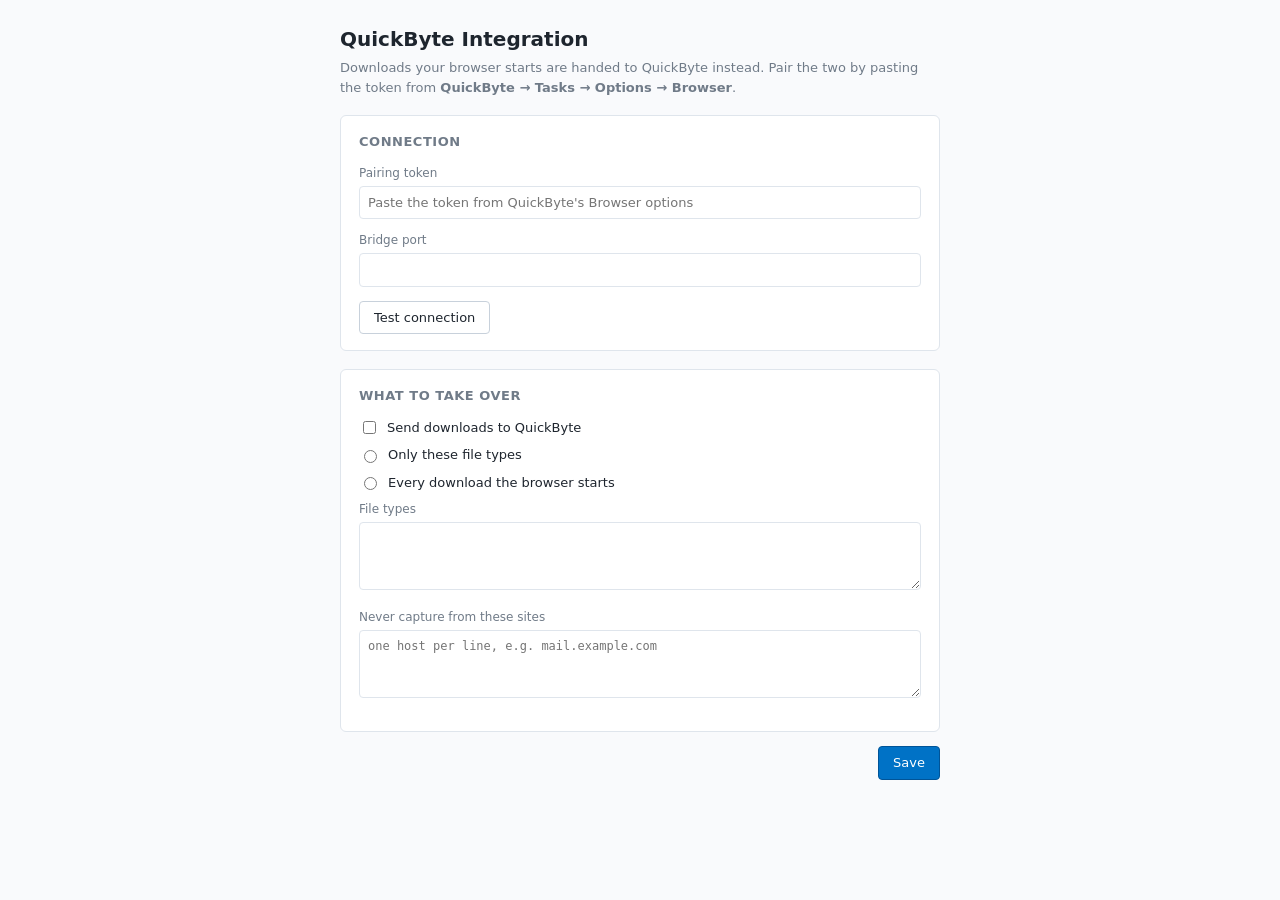
<file: browser/chrome/options.html>
<!doctype html>
<html lang="en">
  <head>
    <meta charset="utf-8" />
    <title>QuickByte Integration — Options</title>
    <link rel="stylesheet" href="style.css" />
  </head>
  <body class="page">
    <header class="header">
      <h1>QuickByte Integration</h1>
      <p class="muted">
        Downloads your browser starts are handed to QuickByte instead. Pair the two by
        pasting the token from <strong>QuickByte → Tasks → Options → Browser</strong>.
      </p>
    </header>

    <main>
      <section id="access" class="card" hidden>
        <h2>Allow access to websites</h2>
        <p class="muted">
          This browser asks before an extension may read pages. QuickByte Integration
          needs it to notice a download link being clicked, to pass on the cookies that
          make a signed-in download work, and to reach QuickByte on this computer.
        </p>
        <div class="row">
          <button id="grant" type="button" class="primary">Allow access</button>
        </div>
      </section>

      <section class="card">
        <h2>Connection</h2>

        <label class="field">
          <span>Pairing token</span>
          <input id="token" type="text" spellcheck="false" autocomplete="off"
                 placeholder="Paste the token from QuickByte's Browser options" />
        </label>

        <label class="field field--narrow">
          <span>Bridge port</span>
          <input id="port" type="number" min="1024" max="65535" />
        </label>

        <div class="row">
          <button id="test" type="button">Test connection</button>
          <span id="status" class="status"></span>
        </div>
      </section>

      <section class="card">
        <h2>What to take over</h2>

        <label class="check">
          <input id="enabled" type="checkbox" />
          <span>Send downloads to QuickByte</span>
        </label>

        <label class="check">
          <input id="captureTypes" type="radio" name="capture" value="types" />
          <span>Only these file types</span>
        </label>

        <label class="check">
          <input id="captureAll" type="radio" name="capture" value="all" />
          <span>Every download the browser starts</span>
        </label>

        <label class="field">
          <span>File types</span>
          <textarea id="fileTypes" rows="3" spellcheck="false"></textarea>
        </label>

        <label class="field">
          <span>Never capture from these sites</span>
          <textarea id="excluded" rows="3" spellcheck="false"
                    placeholder="one host per line, e.g. mail.example.com"></textarea>
        </label>
      </section>

      <div class="row row--end">
        <span id="saved" class="status"></span>
        <button id="save" type="button" class="primary">Save</button>
      </div>
    </main>

    <script src="shared.js"></script>
    <script src="options.js"></script>
  </body>
</html>
</file>
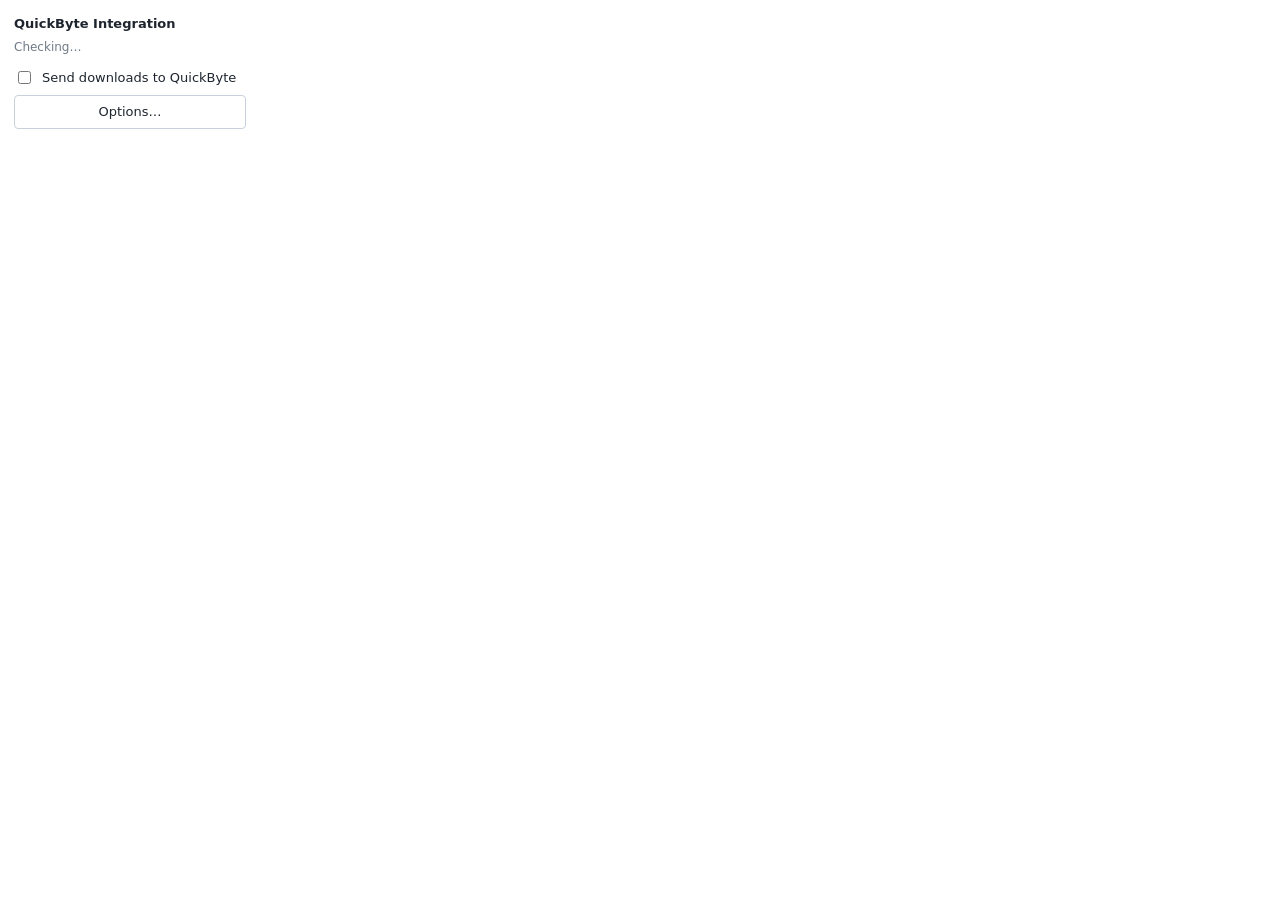
<file: browser/chrome/popup.html>
<!doctype html>
<html lang="en">
  <head>
    <meta charset="utf-8" />
    <title>QuickByte</title>
    <link rel="stylesheet" href="style.css" />
  </head>
  <body class="popup">
    <div class="popup__title">QuickByte Integration</div>
    <div id="status" class="status">Checking…</div>

    <label class="check">
      <input id="enabled" type="checkbox" />
      <span>Send downloads to QuickByte</span>
    </label>

    <section id="streams" class="streams" hidden>
      <div class="streams__title">Videos on this page</div>
      <ul id="stream-list" class="streams__list"></ul>
    </section>

    <button id="options" type="button">Options…</button>

    <script src="shared.js"></script>
    <script src="popup.js"></script>
  </body>
</html>
</file>
<file: browser/chrome/style.css>
/* Kept close to QuickByte's own flat palette (see crates/quickbyte-ui/src/theme.rs) so the
   extension reads as part of the same product rather than a stock options page. */

:root {
  --surface: #ffffff;
  --header: #f9fafc;
  --border: #dfe5ec;
  --text: #1e252e;
  --muted: #707b88;
  --accent: #0072c6;
  --accent-dark: #005498;
  --ok: #209856;
  --bad: #cd4444;
}

* {
  box-sizing: border-box;
}

/* A card with display set by class would otherwise ignore the hidden attribute. */
[hidden] {
  display: none !important;
}

body {
  margin: 0;
  font: 13px/1.5 "Segoe UI", system-ui, sans-serif;
  color: var(--text);
  background: var(--header);
}

.page {
  max-width: 640px;
  margin: 0 auto;
  padding: 24px 20px 40px;
}

.header h1 {
  margin: 0 0 4px;
  font-size: 20px;
}

.muted {
  color: var(--muted);
  margin: 0;
}

.card {
  background: var(--surface);
  border: 1px solid var(--border);
  border-radius: 6px;
  padding: 16px 18px;
  margin-top: 18px;
}

.card h2 {
  margin: 0 0 12px;
  font-size: 13px;
  text-transform: uppercase;
  letter-spacing: 0.04em;
  color: var(--muted);
}

.field {
  display: block;
  margin-bottom: 12px;
}

.field > span {
  display: block;
  font-size: 12px;
  color: var(--muted);
  margin-bottom: 4px;
}

.field--narrow input {
  width: 120px;
}

input[type="text"],
input[type="number"],
textarea {
  width: 100%;
  padding: 6px 8px;
  border: 1px solid var(--border);
  border-radius: 4px;
  font: inherit;
  color: var(--text);
  background: var(--surface);
}

textarea {
  resize: vertical;
  font-family: Consolas, "Cascadia Mono", monospace;
  font-size: 12px;
}

input:focus,
textarea:focus {
  outline: none;
  border-color: var(--accent);
}

.check {
  display: flex;
  align-items: center;
  gap: 8px;
  margin-bottom: 8px;
  cursor: pointer;
}

.row {
  display: flex;
  align-items: center;
  gap: 12px;
  margin-top: 14px;
}

.row--end {
  justify-content: flex-end;
}

button {
  padding: 6px 14px;
  border: 1px solid #c8d1db;
  border-radius: 4px;
  background: var(--surface);
  color: var(--text);
  font: inherit;
  cursor: pointer;
}

button:hover {
  background: #e8f2fc;
}

button.primary {
  background: var(--accent);
  border-color: var(--accent-dark);
  color: #fff;
}

button.primary:hover {
  background: #4aa3e7;
}

.status {
  font-size: 12px;
  color: var(--muted);
}

.status--ok {
  color: var(--ok);
}

.status--bad {
  color: var(--bad);
}

/* --- popup ------------------------------------------------------------- */

.popup {
  width: 260px;
  padding: 14px;
  background: var(--surface);
}

.popup__title {
  font-weight: 600;
  margin-bottom: 4px;
}

.popup .status {
  margin-bottom: 12px;
}

.popup button {
  width: 100%;
}

/* --- videos on this page ---------------------------------------------- */

.streams {
  margin: 0 0 12px;
  padding-top: 10px;
  border-top: 1px solid var(--border);
}

.streams__title {
  font-size: 12px;
  color: var(--muted);
  margin-bottom: 6px;
}

.streams__list {
  list-style: none;
  margin: 0;
  padding: 0;
  max-height: 220px;
  overflow-y: auto;
}

.streams__item {
  display: flex;
  align-items: center;
  gap: 8px;
  padding: 4px 0;
}

.streams__label {
  flex: 1;
  min-width: 0;
  overflow: hidden;
  text-overflow: ellipsis;
  white-space: nowrap;
  font-size: 12px;
}

.popup .streams__send {
  width: auto;
  flex: none;
  padding: 3px 10px;
  font-size: 12px;
}
</file>
